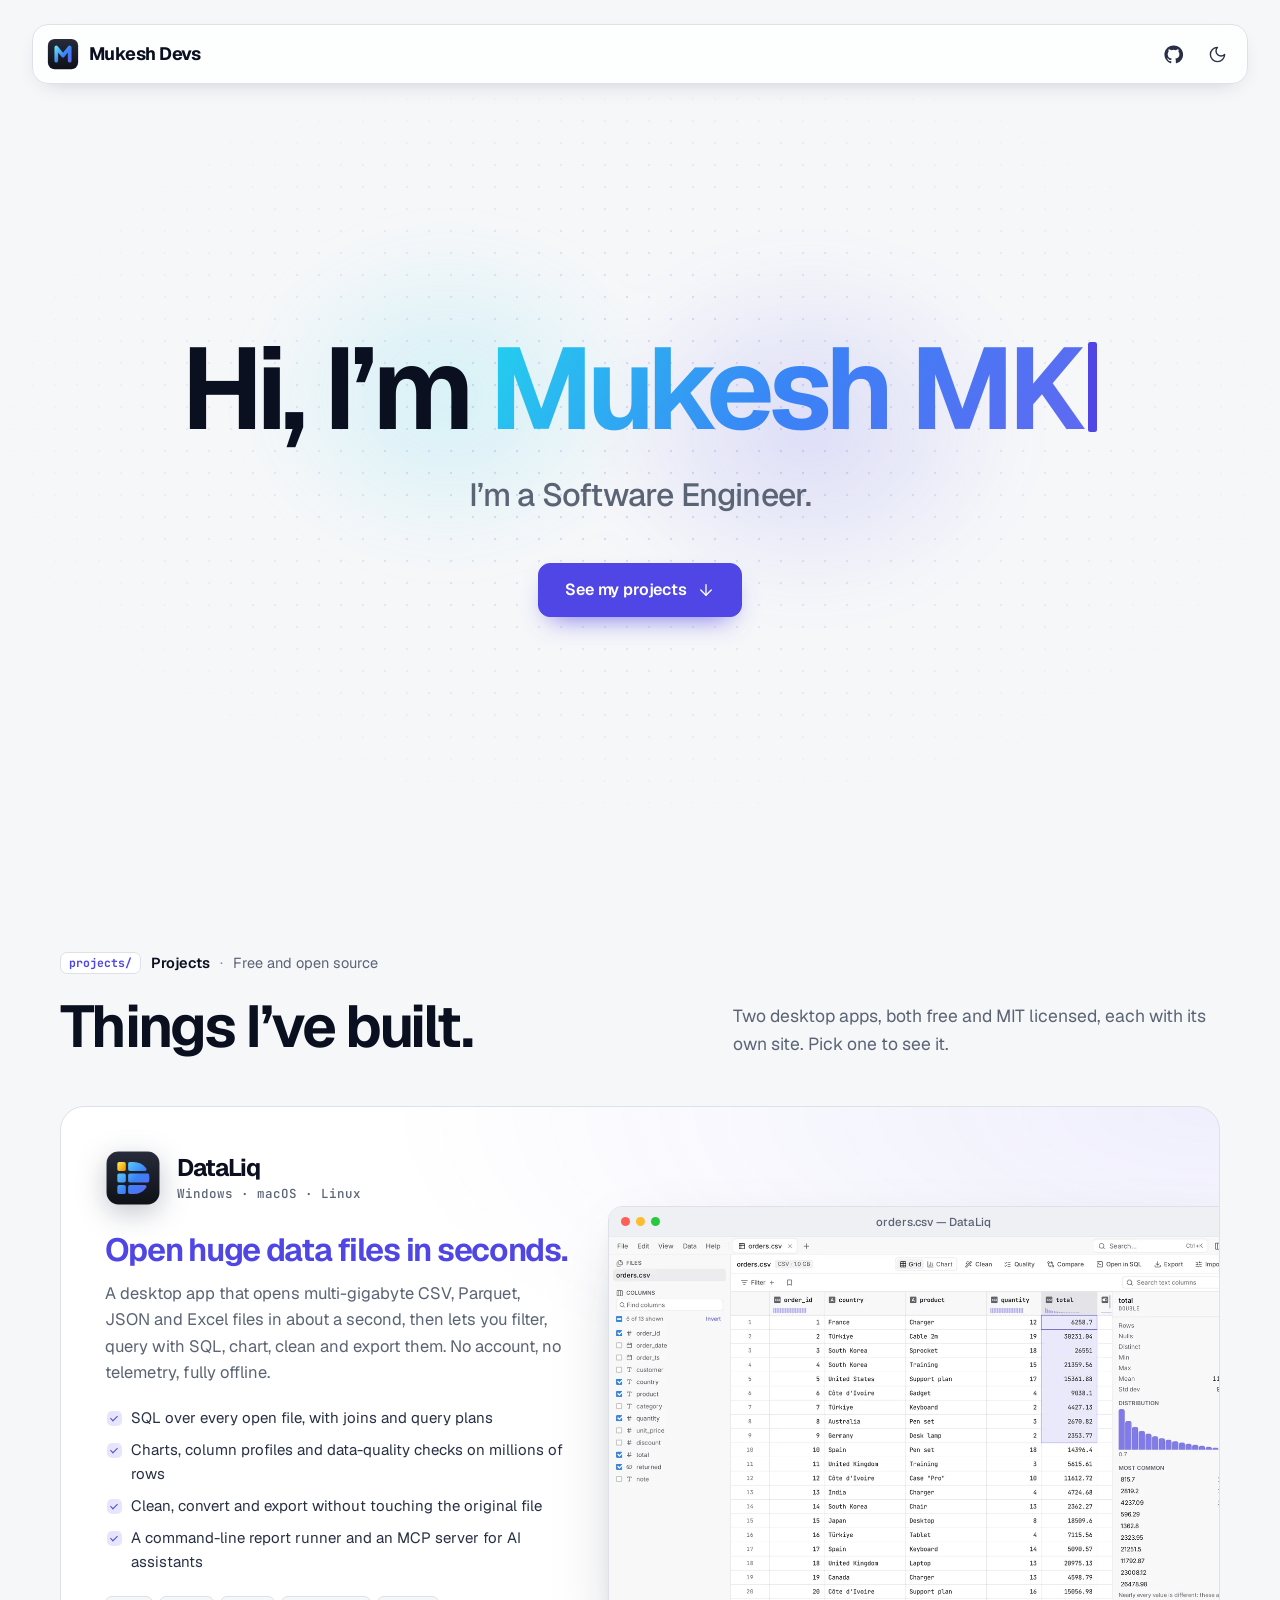
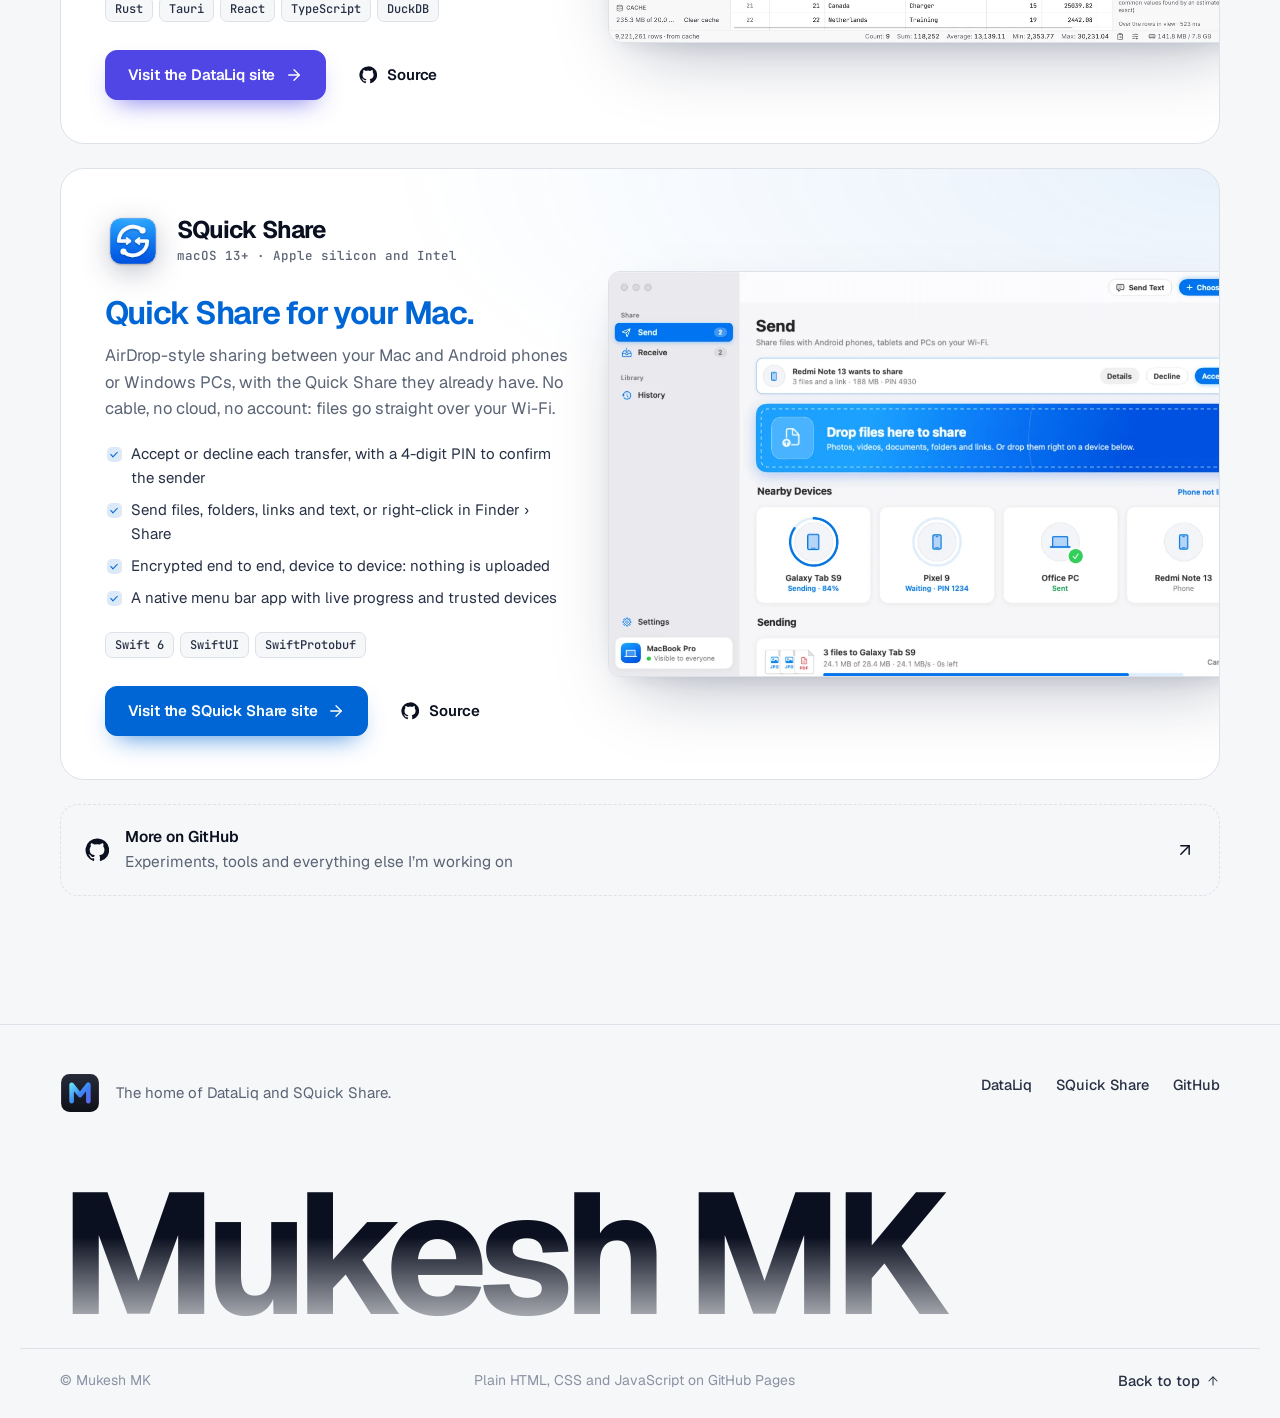
<file: index.html>
<!doctype html>
<html lang="en">
  <head>
    <meta charset="utf-8" />
    <meta name="viewport" content="width=device-width, initial-scale=1" />
    <title>Mukesh - Software Engineer</title>
    <meta
      name="description"
      content="Mukesh MK, software engineer. The home of DataLiq and SQuick Share, two free desktop apps."
    />
    <meta name="author" content="Mukesh MK" />
    <meta name="theme-color" content="#f6f7f9" media="(prefers-color-scheme: light)" />
    <meta name="theme-color" content="#090c13" media="(prefers-color-scheme: dark)" />
    <link rel="canonical" href="https://mukesh-devs.github.io/" />

    <meta property="og:type" content="website" />
    <meta property="og:site_name" content="Mukesh Devs" />
    <meta property="og:title" content="Mukesh - Software Engineer" />
    <meta
      property="og:description"
      content="Hi, I'm Mukesh MK, a software engineer. See my projects: DataLiq and SQuick Share."
    />
    <meta property="og:url" content="https://mukesh-devs.github.io/" />
    <meta property="og:image" content="https://mukesh-devs.github.io/og.png" />
    <meta property="og:image:width" content="1200" />
    <meta property="og:image:height" content="630" />
    <meta
      property="og:image:alt"
      content="Hi, I'm Mukesh MK. I'm a Software Engineer. Projects: DataLiq and SQuick Share."
    />
    <meta name="twitter:card" content="summary_large_image" />

    <link rel="icon" href="favicon.ico" sizes="48x48" />
    <link rel="icon" href="icon.svg" type="image/svg+xml" />
    <link rel="icon" href="favicon-96.png" sizes="96x96" type="image/png" />
    <link rel="apple-touch-icon" href="apple-touch-icon.png" />

    <link
      rel="preload"
      href="assets/fonts/geist-latin.woff2"
      as="font"
      type="font/woff2"
      crossorigin
    />
    <link rel="stylesheet" href="css/site.css" />

    <script type="application/ld+json">
      {
        "@context": "https://schema.org",
        "@type": "Person",
        "name": "Mukesh MK",
        "jobTitle": "Software Engineer",
        "url": "https://mukesh-devs.github.io/",
        "image": "https://mukesh-devs.github.io/og.png",
        "sameAs": [
          "https://github.com/Mukesh-devs",
          "https://linkedin.com/in/mukeshmurugan",
          "https://mukesh.tech"
        ]
      }
    </script>
    <script>
      // Before the first paint: the theme (chosen here, else the system's),
      // and animations start hidden only when scripts run.
      (function () {
        var d = document.documentElement;
        d.classList.add("js");
        var t = null;
        try {
          t = localStorage.getItem("mukesh-devs.site.theme");
        } catch (e) {}
        if (t !== "light" && t !== "dark")
          t = matchMedia("(prefers-color-scheme: dark)").matches ? "dark" : "light";
        d.dataset.theme = t;
      })();
    </script>
    <script src="js/site.js" defer></script>
  </head>

  <body id="top">
    <a class="skip" href="#main">Skip to content</a>

    <svg class="sprite" aria-hidden="true" focusable="false">
      <symbol id="i-github" viewBox="0 0 24 24">
        <path
          fill="currentColor"
          d="M12 .5a11.5 11.5 0 0 0-3.64 22.41c.58.1.79-.25.79-.56v-2c-3.2.7-3.88-1.36-3.88-1.36-.52-1.33-1.28-1.69-1.28-1.69-1.05-.71.08-.7.08-.7 1.16.08 1.77 1.19 1.77 1.19 1.03 1.77 2.7 1.26 3.36.96.1-.75.4-1.26.73-1.55-2.55-.29-5.24-1.28-5.24-5.69 0-1.26.45-2.29 1.19-3.09-.12-.3-.52-1.47.11-3.06 0 0 .97-.31 3.18 1.18a11 11 0 0 1 5.78 0c2.2-1.49 3.17-1.18 3.17-1.18.63 1.59.23 2.76.11 3.06.74.8 1.19 1.83 1.19 3.09 0 4.42-2.7 5.4-5.26 5.68.41.36.78 1.06.78 2.14v3.17c0 .31.21.67.8.56A11.5 11.5 0 0 0 12 .5Z"
        />
      </symbol>
      <symbol id="i-arrow" viewBox="0 0 24 24" fill="none" stroke="currentColor" stroke-width="1.75" stroke-linecap="round" stroke-linejoin="round">
        <path d="M5 12h14" />
        <path d="m12 5 7 7-7 7" />
      </symbol>
      <symbol id="i-out" viewBox="0 0 24 24" fill="none" stroke="currentColor" stroke-width="1.75" stroke-linecap="round" stroke-linejoin="round">
        <path d="M7 7h10v10" />
        <path d="M7 17 17 7" />
      </symbol>
      <symbol id="i-sun" viewBox="0 0 24 24" fill="none" stroke="currentColor" stroke-width="1.75" stroke-linecap="round" stroke-linejoin="round">
        <circle cx="12" cy="12" r="4" />
        <path
          d="M12 2v2M12 20v2M4.93 4.93l1.41 1.41M17.66 17.66l1.41 1.41M2 12h2M20 12h2M6.34 17.66l-1.41 1.41M19.07 4.93l-1.41 1.41"
        />
      </symbol>
      <symbol id="i-moon" viewBox="0 0 24 24" fill="none" stroke="currentColor" stroke-width="1.75" stroke-linecap="round" stroke-linejoin="round">
        <path d="M12 3a6 6 0 0 0 9 9 9 9 0 1 1-9-9Z" />
      </symbol>
    </svg>

    <!-- ============================================================ header -->
    <header class="nav">
      <div class="nav__bar">
        <a class="nav__brand" href="#top" aria-label="Mukesh Devs, back to the top">
          <img src="icon.svg" width="32" height="32" alt="" />
          <span>Mukesh Devs</span>
        </a>
        <div class="nav__tools">
          <a
            class="icon-btn"
            href="https://github.com/Mukesh-devs"
            rel="noopener"
            aria-label="Mukesh on GitHub"
          >
            <svg aria-hidden="true"><use href="#i-github" /></svg>
          </a>
          <button class="icon-btn" type="button" data-theme-toggle aria-label="Switch theme">
            <svg class="only-light" aria-hidden="true"><use href="#i-moon" /></svg>
            <svg class="only-dark" aria-hidden="true"><use href="#i-sun" /></svg>
          </button>
        </div>
        <span class="nav__progress" data-progress aria-hidden="true"></span>
      </div>
    </header>

    <main id="main">
      <!-- ============================================================ hero -->
      <section class="hero" aria-labelledby="hero-title">
        <div class="wrap hero__inner">
          <h1 class="hero__title rise" id="hero-title">
            Hi, I’m <span class="hero__name">Mukesh MK<span class="caret" aria-hidden="true"></span></span>
          </h1>
          <p class="hero__role rise">I’m a Software Engineer.</p>
          <a class="btn btn--primary hero__cta rise" href="#projects">
            See my projects
            <svg aria-hidden="true"><use href="#i-arrow" /></svg>
          </a>
        </div>
      </section>

      <!-- ======================================================== projects -->
      <section class="section" id="projects" aria-labelledby="projects-title">
        <div class="wrap">
          <p class="eyebrow rise">
            <span class="eyebrow__ref">projects/</span>
            <span class="eyebrow__name">Projects</span>
            <span class="eyebrow__meta">Free and open source</span>
          </p>
          <div class="section__head">
            <h2 class="display rise" id="projects-title">Things I’ve built.</h2>
            <p class="section__lead rise">
              Two desktop apps, both free and MIT licensed, each with its own site. Pick one to see
              it.
            </p>
          </div>

          <div class="projects">
            <!-- DataLiq -->
            <article class="project project--dataliq rise" id="dataliq" aria-labelledby="dataliq-name">
              <div class="project__info">
                <div class="project__head">
                  <img src="assets/projects/dataliq.svg" width="56" height="56" alt="" />
                  <div>
                    <h3 class="project__name" id="dataliq-name">DataLiq</h3>
                    <p class="project__platforms">Windows · macOS · Linux</p>
                  </div>
                </div>
                <p class="project__tagline">Open huge data files in seconds.</p>
                <p class="project__desc">
                  A desktop app that opens multi-gigabyte CSV, Parquet, JSON and Excel files in
                  about a second, then lets you filter, query with SQL, chart, clean and export
                  them. No account, no telemetry, fully offline.
                </p>
                <ul class="project__points">
                  <li>SQL over every open file, with joins and query plans</li>
                  <li>Charts, column profiles and data-quality checks on millions of rows</li>
                  <li>Clean, convert and export without touching the original file</li>
                  <li>A command-line report runner and an MCP server for AI assistants</li>
                </ul>
                <p class="project__stack" aria-label="Built with">
                  <span>Rust</span><span>Tauri</span><span>React</span><span>TypeScript</span><span>DuckDB</span>
                </p>
                <div class="project__actions">
                  <a class="btn btn--primary project__go" href="/dataliq/">
                    Visit the DataLiq site
                    <svg aria-hidden="true"><use href="#i-arrow" /></svg>
                  </a>
                  <a
                    class="btn btn--ghost project__src"
                    href="https://github.com/Mukesh-devs/dataliq"
                    rel="noopener"
                  >
                    <svg aria-hidden="true"><use href="#i-github" /></svg>
                    Source
                  </a>
                </div>
              </div>
              <div class="project__shot" aria-hidden="true">
                <div class="window">
                  <div class="window__bar">
                    <span class="dots"><i></i><i></i><i></i></span>
                    <span>orders.csv — DataLiq</span>
                  </div>
                  <img
                    class="only-light"
                    src="assets/projects/dataliq-light.webp"
                    width="1280"
                    height="800"
                    loading="lazy"
                    alt=""
                  />
                  <img
                    class="only-dark"
                    src="assets/projects/dataliq-dark.webp"
                    width="1280"
                    height="800"
                    loading="lazy"
                    alt=""
                  />
                </div>
              </div>
            </article>

            <!-- SQuick Share -->
            <article
              class="project project--squick rise"
              id="squick-share"
              aria-labelledby="squick-name"
            >
              <div class="project__info">
                <div class="project__head">
                  <img src="assets/projects/squick-share.svg" width="56" height="56" alt="" />
                  <div>
                    <h3 class="project__name" id="squick-name">SQuick Share</h3>
                    <p class="project__platforms">macOS 13+ · Apple silicon and Intel</p>
                  </div>
                </div>
                <p class="project__tagline">Quick Share for your Mac.</p>
                <p class="project__desc">
                  AirDrop-style sharing between your Mac and Android phones or Windows PCs, with
                  the Quick Share they already have. No cable, no cloud, no account: files go
                  straight over your Wi-Fi.
                </p>
                <ul class="project__points">
                  <li>Accept or decline each transfer, with a 4-digit PIN to confirm the sender</li>
                  <li>Send files, folders, links and text, or right-click in Finder › Share</li>
                  <li>Encrypted end to end, device to device: nothing is uploaded</li>
                  <li>A native menu bar app with live progress and trusted devices</li>
                </ul>
                <p class="project__stack" aria-label="Built with">
                  <span>Swift 6</span><span>SwiftUI</span><span>SwiftProtobuf</span>
                </p>
                <div class="project__actions">
                  <a class="btn btn--primary project__go" href="/squick-share/">
                    Visit the SQuick Share site
                    <svg aria-hidden="true"><use href="#i-arrow" /></svg>
                  </a>
                  <a
                    class="btn btn--ghost project__src"
                    href="https://github.com/Mukesh-devs/squick-share"
                    rel="noopener"
                  >
                    <svg aria-hidden="true"><use href="#i-github" /></svg>
                    Source
                  </a>
                </div>
              </div>
              <div class="project__shot" aria-hidden="true">
                <div class="window window--mac">
                  <img
                    class="only-light"
                    src="assets/projects/squick-share-light.webp"
                    width="1280"
                    height="796"
                    loading="lazy"
                    alt=""
                  />
                  <img
                    class="only-dark"
                    src="assets/projects/squick-share-dark.webp"
                    width="1280"
                    height="796"
                    loading="lazy"
                    alt=""
                  />
                </div>
              </div>
            </article>
          </div>

          <a class="more rise" href="https://github.com/Mukesh-devs" rel="noopener">
            <svg aria-hidden="true"><use href="#i-github" /></svg>
            <span><b>More on GitHub</b> Experiments, tools and everything else I’m working on</span>
            <svg class="more__arrow" aria-hidden="true"><use href="#i-out" /></svg>
          </a>
        </div>
      </section>
    </main>

    <!-- ============================================================ footer -->
    <footer class="footer">
      <div class="footer__top">
        <div class="footer__brand">
          <img src="icon.svg" width="40" height="40" alt="" />
          <p>The home of DataLiq and SQuick Share.</p>
        </div>
        <nav class="footer__links" aria-label="Projects">
          <a href="/dataliq/">DataLiq</a>
          <a href="/squick-share/">SQuick Share</a>
          <a href="https://github.com/Mukesh-devs" rel="noopener">GitHub</a>
        </nav>
      </div>
      <p class="footer__mark" aria-hidden="true">Mukesh MK</p>
      <p class="footer__base">
        <span>© Mukesh MK</span>
        <span>Plain HTML, CSS and JavaScript on GitHub Pages</span>
        <a href="#top">
          Back to top
          <svg aria-hidden="true"><use href="#i-arrow" /></svg>
        </a>
      </p>
    </footer>
  </body>
</html>
</file>
<file: css/site.css>
/* Mukesh Devs — the home page at mukesh-devs.github.io.
   It shares the design system of the DataLiq and SQuick Share sites (the
   same tokens, type, header, buttons and footer), told in a developer's own
   world: file names as section labels and a blinking caret after the
   name. Type is Geist (text and headings) with
   JetBrains Mono for code; both are served from the site. */

@font-face {
  font-family: "Geist";
  src: url("../assets/fonts/geist-latin.woff2") format("woff2-variations");
  font-weight: 100 900;
  font-display: swap;
}
@font-face {
  font-family: "JetBrains Mono";
  src: url("../assets/fonts/jetbrains-mono-latin.woff2") format("woff2-variations");
  font-weight: 100 800;
  font-display: swap;
}

/* ---------------------------------------------------------------- tokens */
:root {
  --sans: "Geist", system-ui, -apple-system, "Segoe UI", sans-serif;
  --mono: "JetBrains Mono", ui-monospace, "SF Mono", Menlo, Consolas, monospace;
  --pad: clamp(16px, 3.2vw, 40px);
  --ease: cubic-bezier(0.2, 0.7, 0.2, 1);
  --r: 12px;
  --brand: linear-gradient(120deg, #22d3ee, #3b82f6 50%, #6366f1);

  color-scheme: light;
  --page: #f6f7f9;
  --panel: #ffffff;
  --panel-2: #eef0f4;
  --ink: #0b1020;
  --ink-2: #273044;
  --muted: #5b6475;
  --faint: #8a92a3;
  --line: #dde1e8;
  --line-2: #e8ebf0;
  --dot: rgb(79 70 229 / 0.16);
  --accent: #4f46e5;
  --accent-hover: #4338ca;
  --accent-ink: #ffffff;
  --accent-soft: rgb(79 70 229 / 0.08);
  --shadow: 0 30px 70px -28px rgb(15 25 60 / 0.35), 0 10px 24px -16px rgb(15 25 60 / 0.2);
  --shadow-sm: 0 8px 24px -14px rgb(15 25 60 / 0.3);

  /* Each product keeps its own site's colour. */
  --dataliq: #4f46e5;
  --squick: #0066d6;
}

:root[data-theme="dark"] {
  color-scheme: dark;
  --page: #090c13;
  --panel: #10141e;
  --panel-2: #151a26;
  --ink: #e9edf5;
  --ink-2: #c4cad6;
  --muted: #98a0b0;
  --faint: #6c7486;
  --line: #222938;
  --line-2: #1a2030;
  --dot: rgb(129 140 248 / 0.16);
  --accent: #818cf8;
  --accent-hover: #a5b4fc;
  --accent-ink: #090c13;
  --accent-soft: rgb(129 140 248 / 0.13);
  --shadow: 0 30px 70px -28px rgb(0 0 0 / 0.8), 0 10px 24px -16px rgb(0 0 0 / 0.6);
  --shadow-sm: 0 8px 24px -14px rgb(0 0 0 / 0.7);
  --dataliq: #818cf8;
  --squick: #3096ff;
}

/* Without scripts, follow the system. */
@media (prefers-color-scheme: dark) {
  :root:not([data-theme]) {
    color-scheme: dark;
    --page: #090c13;
    --panel: #10141e;
    --panel-2: #151a26;
    --ink: #e9edf5;
    --ink-2: #c4cad6;
    --muted: #98a0b0;
    --faint: #6c7486;
    --line: #222938;
    --line-2: #1a2030;
    --dot: rgb(129 140 248 / 0.16);
    --accent: #818cf8;
    --accent-hover: #a5b4fc;
    --accent-ink: #090c13;
    --accent-soft: rgb(129 140 248 / 0.13);
    --shadow: 0 30px 70px -28px rgb(0 0 0 / 0.8), 0 10px 24px -16px rgb(0 0 0 / 0.6);
    --shadow-sm: 0 8px 24px -14px rgb(0 0 0 / 0.7);
    --dataliq: #818cf8;
    --squick: #3096ff;
  }
}

/* Light and dark versions of a picture or an icon. */
.only-dark {
  display: none !important;
}
:root[data-theme="dark"] .only-dark {
  display: block !important;
}
:root[data-theme="dark"] .only-light {
  display: none !important;
}
@media (prefers-color-scheme: dark) {
  :root:not([data-theme]) .only-dark {
    display: block !important;
  }
  :root:not([data-theme]) .only-light {
    display: none !important;
  }
}

/* ------------------------------------------------------------------ base */
*,
*::before,
*::after {
  box-sizing: border-box;
}
html {
  scroll-behavior: smooth;
  scroll-padding-top: 96px;
  -webkit-text-size-adjust: 100%;
}
body {
  margin: 0;
  background: var(--page);
  color: var(--ink);
  font: 400 16.5px/1.6 var(--sans);
  -webkit-font-smoothing: antialiased;
  text-rendering: optimizeLegibility;
  overflow-x: hidden;
}
img {
  display: block;
  max-width: 100%;
  height: auto;
}
a {
  color: inherit;
}
svg {
  flex: none;
}
[hidden] {
  display: none !important;
}
h1,
h2,
h3 {
  margin: 0;
}
strong {
  font-weight: 600;
  color: var(--ink);
}
::selection {
  background: var(--accent);
  color: var(--accent-ink);
}
:focus-visible {
  outline: 2px solid var(--accent);
  outline-offset: 3px;
}
.sprite {
  position: absolute;
  width: 0;
  height: 0;
  overflow: hidden;
}
.skip {
  position: absolute;
  left: 12px;
  top: -60px;
  z-index: 100;
  padding: 10px 14px;
  border-radius: 10px;
  background: var(--ink);
  color: var(--page);
  font: 600 14px var(--sans);
  text-decoration: none;
}
.skip:focus {
  top: 12px;
}
.wrap {
  width: 100%;
  max-width: 1240px;
  margin: 0 auto;
  padding: 0 var(--pad);
}
.display {
  margin: 0;
  font-weight: 650;
  font-size: clamp(32px, 4.6vw, 60px);
  line-height: 1.04;
  letter-spacing: -0.045em;
  text-wrap: balance;
}

/* A chip: a place, a version. */
.tag {
  display: inline-flex;
  align-items: center;
  gap: 5px;
  padding: 3px 8px;
  border: 1px solid color-mix(in srgb, var(--accent) 35%, transparent);
  border-radius: 7px;
  background: var(--accent-soft);
  color: var(--accent);
  font: 600 12.5px/1.3 var(--mono);
}
.tag svg {
  width: 13px;
  height: 13px;
}

/* A section's label: its file name, its name, a note. */
.eyebrow {
  display: flex;
  flex-wrap: wrap;
  align-items: center;
  gap: 10px;
  margin: 0 0 22px;
  font-size: 14.5px;
}
.eyebrow__ref {
  display: inline-grid;
  place-items: center;
  padding: 3px 8px;
  border: 1px solid var(--line);
  border-radius: 7px;
  background: var(--panel);
  color: var(--accent);
  font: 700 11.5px/1.2 var(--mono);
}
.eyebrow__name {
  font-weight: 600;
}
.eyebrow__meta {
  color: var(--muted);
}
.eyebrow__meta::before {
  content: "·";
  margin-right: 10px;
  color: var(--faint);
}

/* -------------------------------------------------------------- buttons */
.btn {
  display: inline-flex;
  align-items: center;
  justify-content: center;
  gap: 10px;
  min-height: 50px;
  padding: 0 22px;
  border: 1px solid var(--line);
  border-radius: var(--r);
  background: var(--panel);
  color: var(--ink);
  font: 600 15px/1 var(--sans);
  letter-spacing: -0.01em;
  text-decoration: none;
  cursor: pointer;
  box-shadow: 0 1px 2px rgb(15 25 60 / 0.06);
  transition:
    background 0.2s,
    border-color 0.2s,
    color 0.2s,
    box-shadow 0.2s,
    transform 0.2s var(--ease);
}
.btn svg {
  width: 18px;
  height: 18px;
}
.btn:hover {
  border-color: var(--faint);
  transform: translateY(-1px);
}
.btn--primary {
  border-color: var(--accent);
  background: var(--accent);
  color: var(--accent-ink);
  box-shadow: 0 12px 26px -12px color-mix(in srgb, var(--accent) 80%, transparent);
}
.btn--primary:hover {
  border-color: var(--accent-hover);
  background: var(--accent-hover);
}
.btn--ghost {
  border-color: transparent;
  background: transparent;
  box-shadow: none;
}
.btn--ghost:hover {
  border-color: var(--line);
  background: var(--panel);
}
.btn--sm {
  min-height: 40px;
  padding: 0 16px;
  border-radius: 10px;
  font-size: 14px;
}
.btn--sm svg {
  width: 16px;
  height: 16px;
}
.icon-btn {
  display: grid;
  place-items: center;
  width: 40px;
  height: 40px;
  border: 1px solid transparent;
  border-radius: 10px;
  background: transparent;
  color: var(--ink-2);
  cursor: pointer;
  transition:
    background 0.15s,
    border-color 0.15s;
}
.icon-btn svg {
  width: 19px;
  height: 19px;
}
.icon-btn:hover {
  border-color: var(--line);
  background: var(--panel);
  color: var(--ink);
}

/* ------------------------------------------------------- floating header */
.nav {
  position: sticky;
  top: 12px;
  z-index: 50;
  padding: 12px 12px 0;
  margin-bottom: -72px;
  pointer-events: none;
}
.nav__bar {
  position: relative;
  display: flex;
  align-items: center;
  justify-content: space-between;
  gap: 10px;
  max-width: 1216px;
  height: 60px;
  margin: 0 auto;
  padding: 0 10px 0 14px;
  border: 1px solid var(--line);
  border-radius: 16px;
  background: color-mix(in srgb, var(--panel) 80%, transparent);
  backdrop-filter: saturate(160%) blur(16px);
  -webkit-backdrop-filter: saturate(160%) blur(16px);
  box-shadow: var(--shadow-sm);
  pointer-events: auto;
}
.nav__brand {
  display: flex;
  align-items: center;
  gap: 10px;
  font-weight: 700;
  font-size: 18px;
  letter-spacing: -0.03em;
  text-decoration: none;
  white-space: nowrap;
}
.nav__tools {
  display: flex;
  align-items: center;
  gap: 4px;
}
/* How far down the page, along the bar's bottom edge. */
.nav__progress {
  position: absolute;
  left: 16px;
  right: 16px;
  bottom: -1px;
  height: 2px;
  border-radius: 2px;
  background: var(--brand);
  transform-origin: 0 50%;
  transform: scaleX(var(--p, 0));
}

/* ------------------------------------------------------------------ hero */
/* The name, one line, and the way to the projects: the whole first screen. */
.hero {
  position: relative;
  display: grid;
  align-items: center;
  min-height: min(100svh, 960px);
  padding: 120px 0 72px;
  overflow: hidden;
  text-align: center;
}
/* A field of dots, like an editor's whitespace, fading out at the edges. */
.hero::before {
  content: "";
  position: absolute;
  inset: 0;
  background-image: radial-gradient(var(--dot) 1.1px, transparent 1.6px);
  background-size: 22px 22px;
  -webkit-mask-image: radial-gradient(ellipse 70% 60% at 50% 48%, #000 20%, transparent 75%);
  mask-image: radial-gradient(ellipse 70% 60% at 50% 48%, #000 20%, transparent 75%);
  pointer-events: none;
}
/* The brand's colours, as a soft light behind the name. */
.hero::after {
  content: "";
  position: absolute;
  left: 50%;
  top: 50%;
  width: min(960px, 120vw);
  aspect-ratio: 1.6;
  translate: -50% -55%;
  background:
    radial-gradient(closest-side, rgb(34 211 238 / 0.16), transparent 70%) 0 30% / 60% 80% no-repeat,
    radial-gradient(closest-side, rgb(99 102 241 / 0.18), transparent 70%) 100% 60% / 65% 85% no-repeat;
  filter: blur(24px);
  pointer-events: none;
}
.hero__inner {
  position: relative;
  z-index: 1;
  display: grid;
  justify-items: center;
}
.hero__title {
  font-weight: 650;
  font-size: clamp(46px, 9vw, 120px);
  line-height: 1;
  letter-spacing: -0.055em;
  text-wrap: balance;
}
/* The name in the brand's gradient, kept on one line. */
.hero__name {
  background: var(--brand);
  -webkit-background-clip: text;
  background-clip: text;
  color: transparent;
  padding: 0 0.02em 0.08em 0;
  white-space: nowrap;
}
/* The terminal's caret, after the name. */
.caret {
  display: inline-block;
  width: 0.075em;
  height: 0.78em;
  margin-left: 0.07em;
  border-radius: 0.02em;
  background: var(--accent);
  vertical-align: -0.03em;
  animation: blink 1.1s steps(1) infinite;
}
@keyframes blink {
  50% {
    opacity: 0;
  }
}
.hero__role {
  margin: clamp(18px, 2.4vw, 28px) 0 0;
  color: var(--muted);
  font-size: clamp(21px, 2.6vw, 32px);
  font-weight: 500;
  line-height: 1.3;
  letter-spacing: -0.025em;
}
.hero__cta {
  margin-top: clamp(32px, 4vw, 48px);
  min-height: 54px;
  padding: 0 26px;
  font-size: 16px;
}
/* The arrow points down, to the projects. */
.hero__cta svg {
  rotate: 90deg;
  transition: translate 0.2s var(--ease);
}
.hero__cta:hover svg {
  translate: 0 2px;
}

/* -------------------------------------------------------------- sections */
.section {
  padding: clamp(24px, 4vw, 56px) 0 clamp(72px, 10vw, 128px);
}
.section__head {
  display: grid;
  grid-template-columns: minmax(0, 1fr) minmax(0, 0.8fr);
  align-items: end;
  gap: 24px 64px;
  margin-bottom: clamp(32px, 4vw, 48px);
}
.section__lead {
  margin: 0;
  color: var(--muted);
  font-size: 17.5px;
}

/* -------------------------------------------------------------- projects */
.projects {
  display: grid;
  gap: 24px;
}
.project {
  --p: var(--accent);
  position: relative;
  display: grid;
  grid-template-columns: minmax(0, 0.9fr) minmax(0, 1.1fr);
  align-items: center;
  gap: 40px;
  padding: clamp(24px, 3.4vw, 44px);
  border: 1px solid var(--line);
  border-radius: 24px;
  background:
    radial-gradient(
      120% 90% at 100% 0%,
      color-mix(in srgb, var(--p) 9%, transparent),
      transparent 60%
    ),
    var(--panel);
  overflow: hidden;
  transition:
    border-color 0.25s,
    box-shadow 0.35s var(--ease),
    translate 0.35s var(--ease);
}
.project--dataliq {
  --p: var(--dataliq);
}
.project--squick {
  --p: var(--squick);
}
.project:hover {
  border-color: color-mix(in srgb, var(--p) 45%, var(--line));
  box-shadow: var(--shadow);
  translate: 0 -3px;
}
.project__head {
  display: flex;
  align-items: center;
  gap: 16px;
}
.project__head img {
  width: 56px;
  height: 56px;
  filter: drop-shadow(0 8px 14px rgb(15 25 60 / 0.25));
}
.project__name {
  font-size: 24px;
  font-weight: 700;
  letter-spacing: -0.035em;
  line-height: 1.2;
}
.project__platforms {
  margin: 2px 0 0;
  color: var(--muted);
  font: 500 12.5px/1.4 var(--mono);
}
.project__tagline {
  margin: 26px 0 0;
  color: var(--p);
  font-size: clamp(24px, 2.6vw, 32px);
  font-weight: 650;
  line-height: 1.12;
  letter-spacing: -0.04em;
}
.project__desc {
  margin: 12px 0 0;
  color: var(--muted);
  font-size: 16.5px;
}
.project__points {
  display: grid;
  gap: 8px;
  margin: 20px 0 0;
  padding: 0;
  list-style: none;
  font-size: 15px;
  color: var(--ink-2);
}
.project__points li {
  position: relative;
  padding-left: 26px;
}
.project__points li::before {
  content: "";
  position: absolute;
  left: 2px;
  top: 0.38em;
  width: 15px;
  height: 15px;
  border-radius: 5px;
  background: color-mix(in srgb, var(--p) 14%, transparent);
}
.project__points li::after {
  content: "";
  position: absolute;
  left: 7px;
  top: calc(0.38em + 3px);
  width: 4px;
  height: 7px;
  border: solid var(--p);
  border-width: 0 1.8px 1.8px 0;
  rotate: 45deg;
}
.project__stack {
  display: flex;
  flex-wrap: wrap;
  gap: 6px;
  margin: 22px 0 0;
}
.project__stack span {
  padding: 3px 9px;
  border: 1px solid var(--line);
  border-radius: 7px;
  background: var(--page);
  color: var(--ink-2);
  font: 500 12px/1.5 var(--mono);
}
.project__actions {
  display: flex;
  flex-wrap: wrap;
  gap: 10px;
  margin-top: 28px;
}
.project .btn--primary {
  border-color: var(--p);
  background: var(--p);
  box-shadow: 0 12px 26px -12px color-mix(in srgb, var(--p) 80%, transparent);
}
.project .btn--primary:hover {
  background: color-mix(in srgb, var(--p) 88%, #000);
}
:root[data-theme="dark"] .project .btn--primary:hover {
  background: color-mix(in srgb, var(--p) 85%, #fff);
}
/* The whole card goes to the product's site; the source link sits above.
   The button must never get a transform: that would make it the box its
   ::after fills, and the rest of the card would stop being a link. */
.project .project__go,
.project .project__go:hover {
  transform: none;
}
.project__go::after {
  content: "";
  position: absolute;
  inset: 0;
  z-index: 1;
  border-radius: inherit;
}
.project__src {
  position: relative;
  z-index: 2;
}
.project__shot {
  position: relative;
  margin-right: calc(clamp(24px, 3.4vw, 44px) * -1 - 40px);
}
.window {
  border: 1px solid var(--line);
  border-radius: 14px;
  background: var(--panel);
  box-shadow: var(--shadow);
  overflow: hidden;
  transform-origin: 0 50%;
  transition: transform 0.5s var(--ease);
}
.project:hover .window {
  transform: translateX(-12px) scale(1.01);
}
.window__bar {
  position: relative;
  display: flex;
  align-items: center;
  justify-content: center;
  height: 30px;
  border-bottom: 1px solid var(--line-2);
  background: var(--panel-2);
  color: var(--muted);
  font: 500 11.5px/1 var(--sans);
}
.dots {
  position: absolute;
  left: 12px;
  display: flex;
  gap: 6px;
}
.dots i {
  width: 9px;
  height: 9px;
  border-radius: 50%;
  background: #ff5f57;
}
.dots i:nth-child(2) {
  background: #febc2e;
}
.dots i:nth-child(3) {
  background: #28c840;
}
.window--mac {
  border-radius: 12px;
}

.more {
  display: flex;
  align-items: center;
  gap: 16px;
  margin-top: 24px;
  padding: 20px 24px;
  border: 1px dashed var(--line);
  border-radius: 18px;
  color: var(--muted);
  font-size: 15.5px;
  text-decoration: none;
  transition:
    border-color 0.2s,
    background 0.2s,
    color 0.2s;
}
.more > svg {
  width: 24px;
  height: 24px;
  color: var(--ink);
}
.more b {
  display: block;
  color: var(--ink);
  font-weight: 600;
}
.more__arrow {
  width: 20px !important;
  height: 20px !important;
  margin-left: auto;
  transition: translate 0.2s var(--ease);
}
.more:hover {
  border-style: solid;
  border-color: var(--accent);
  background: var(--panel);
}
.more:hover .more__arrow {
  translate: 3px -3px;
}

/* --------------------------------------------------------------- footer */
.footer {
  border-top: 1px solid var(--line);
  overflow: hidden;
}
.footer__top {
  display: flex;
  flex-wrap: wrap;
  justify-content: space-between;
  gap: 28px 48px;
  max-width: 1240px;
  margin: 0 auto;
  padding: 48px var(--pad) 0;
}
.footer__brand {
  display: flex;
  align-items: center;
  gap: 16px;
  max-width: 420px;
}
.footer__brand p {
  margin: 0;
  color: var(--muted);
  font-size: 15px;
}
.footer__links {
  display: flex;
  flex-wrap: wrap;
  gap: 10px 24px;
}
.footer__links a,
.footer__base a {
  color: var(--ink-2);
  font-size: 14.5px;
  font-weight: 500;
  text-decoration: none;
}
.footer__links a:hover,
.footer__base a:hover {
  color: var(--accent);
}
.footer__mark {
  max-width: 1240px;
  margin: clamp(32px, 5vw, 64px) auto 0;
  padding: 0 var(--pad) 0.1em;
  background: linear-gradient(
    180deg,
    var(--ink) 35%,
    color-mix(in srgb, var(--ink) 8%, transparent) 100%
  );
  -webkit-background-clip: text;
  background-clip: text;
  color: transparent;
  font-weight: 700;
  font-size: min(13.4vw, 184px);
  line-height: 0.9;
  letter-spacing: -0.06em;
  white-space: nowrap;
  user-select: none;
}
.footer__base {
  display: flex;
  flex-wrap: wrap;
  justify-content: space-between;
  gap: 10px 24px;
  max-width: 1240px;
  margin: 0 auto;
  padding: 20px var(--pad) 26px;
  border-top: 1px solid var(--line);
  color: var(--faint);
  font-size: 14px;
}
.footer__base a {
  display: inline-flex;
  align-items: center;
  gap: 6px;
}
.footer__base svg {
  width: 14px;
  height: 14px;
  rotate: -90deg;
}

/* --------------------------------------------------------------- reveals */
/* Only when scripts run (they show everything again), and with motion. */
@media (prefers-reduced-motion: no-preference) {
  .js .rise {
    opacity: 0;
    translate: 0 18px;
    transition:
      opacity 0.7s var(--ease),
      translate 0.7s var(--ease);
    transition-delay: var(--d, 0ms);
  }
  .js .rise.is-in {
    opacity: 1;
    translate: 0 0;
  }
}
@media (prefers-reduced-motion: reduce) {
  html {
    scroll-behavior: auto;
  }
  .caret {
    animation: none;
  }
  .project,
  .window,
  .btn {
    transition: none;
  }
  .project:hover,
  .project:hover .window {
    translate: none;
    transform: none;
  }
}

/* ------------------------------------------------------------ responsive */
@media (max-width: 960px) {
  .section__head,
  .project {
    grid-template-columns: minmax(0, 1fr);
  }
  .project {
    gap: 32px;
  }
  .project__shot {
    margin: 0 calc(clamp(24px, 3.4vw, 44px) * -1 - 24px) calc(clamp(24px, 3.4vw, 44px) * -1 - 40px)
      0;
  }
  .project:hover .window {
    transform: translateY(-6px);
  }
}
@media (max-width: 560px) {
  body {
    font-size: 16px;
  }
  .nav {
    padding: 8px 8px 0;
    top: 8px;
  }
  .nav__bar {
    height: 56px;
  }
  .nav__brand {
    font-size: 17px;
  }
  .hero {
    min-height: min(88svh, 720px);
  }
  .project__actions .btn {
    flex: 1 1 100%;
  }
  .more {
    padding: 16px 18px;
  }
  .footer__base {
    flex-direction: column;
  }
}
</file>
